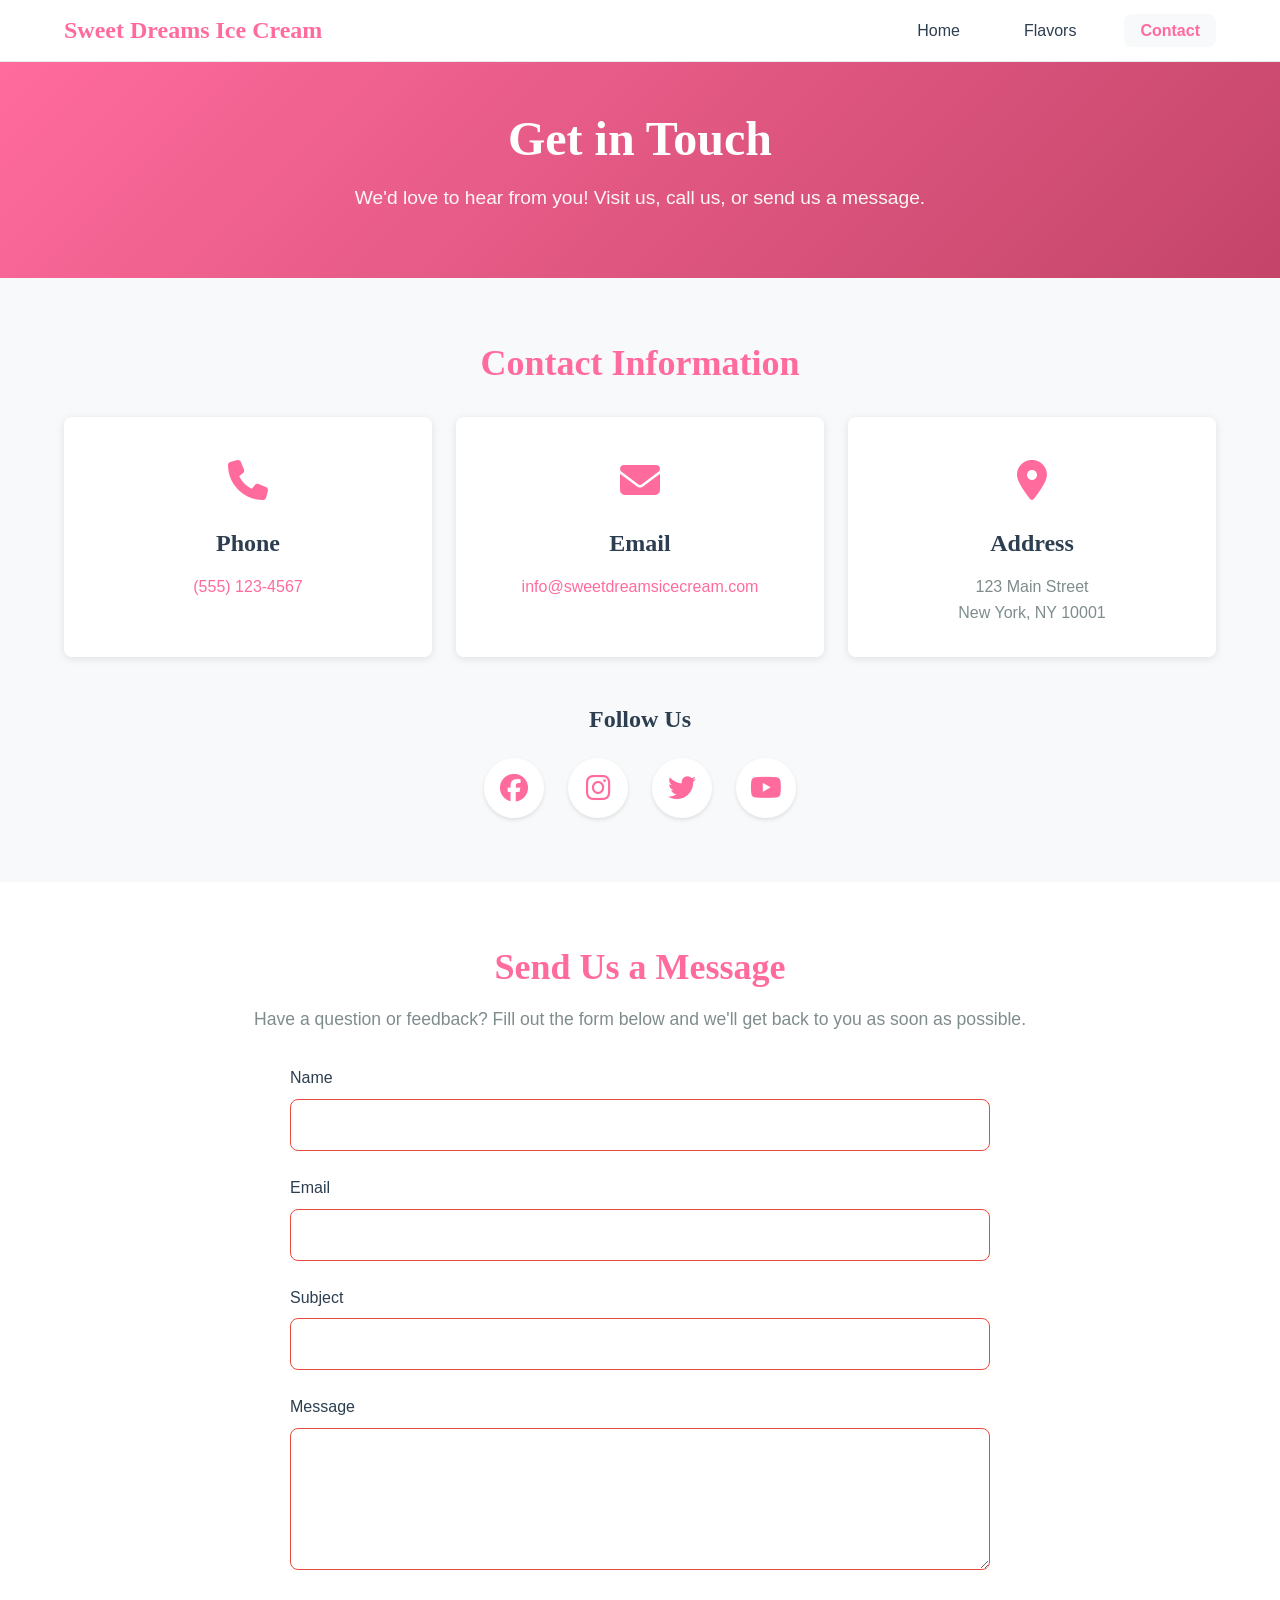
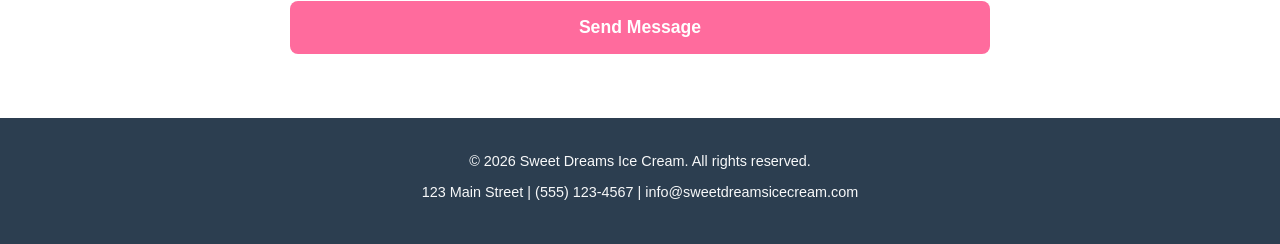
<file: contact.html>
<!DOCTYPE html>
<html lang="en">
<head>
    <meta charset="UTF-8">
    <meta name="viewport" content="width=device-width, initial-scale=1.0">
    <meta name="description" content="Contact Sweet Dreams Ice Cream - Find our location, hours, phone number, email, and social media. Send us a message through our contact form.">
    <meta name="keywords" content="contact ice cream shop, Sweet Dreams location, ice cream shop hours, send message, contact form">
    <meta name="author" content="Sweet Dreams Ice Cream">

    <!-- Open Graph tags for social media sharing -->
    <meta property="og:title" content="Contact Us - Sweet Dreams Ice Cream">
    <meta property="og:description" content="Get in touch with Sweet Dreams Ice Cream. Find our location, hours, and contact information. We'd love to hear from you!">
    <meta property="og:image" content="https://images.unsplash.com/photo-1567206563064-6f60f40a2b57?w=1200&h=630">
    <meta property="og:url" content="https://sweetdreamsicecream.com/contact.html">
    <meta property="og:type" content="website">

    <!-- Twitter Card tags -->
    <meta name="twitter:card" content="summary_large_image">
    <meta name="twitter:title" content="Contact Us - Sweet Dreams Ice Cream">
    <meta name="twitter:description" content="Get in touch with Sweet Dreams Ice Cream. Find our location, hours, and contact information. We'd love to hear from you!">
    <meta name="twitter:image" content="https://images.unsplash.com/photo-1567206563064-6f60f40a2b57?w=1200&h=630">

    <!-- Favicon -->
    <link rel="icon" type="image/x-icon" href="favicon.ico">
    <link rel="shortcut icon" type="image/x-icon" href="favicon.ico">

    <title>Contact - Sweet Dreams Ice Cream</title>
    <link rel="stylesheet" href="styles.css">
    <link rel="stylesheet" href="https://cdnjs.cloudflare.com/ajax/libs/font-awesome/6.4.0/css/all.min.css">
</head>
<body>
    <header>
        <nav>
            <div class="logo">
                <h1>Sweet Dreams Ice Cream</h1>
            </div>
            <button class="menu-toggle" aria-label="Toggle navigation menu" aria-expanded="false">
                <span></span>
                <span></span>
                <span></span>
            </button>
            <ul class="nav-menu">
                <li><a href="index.html">Home</a></li>
                <li><a href="flavors.html">Flavors</a></li>
                <li><a href="contact.html" class="active">Contact</a></li>
            </ul>
        </nav>
    </header>

    <main>
        <section class="contact-hero">
            <div class="container">
                <h2>Get in Touch</h2>
                <p>We'd love to hear from you! Visit us, call us, or send us a message.</p>
            </div>
        </section>

        <section class="contact-info-section">
            <div class="container">
                <h2>Contact Information</h2>
                <div class="contact-info-grid">
                    <div class="contact-info-card">
                        <div class="contact-icon">
                            <i class="fas fa-phone"></i>
                        </div>
                        <h3>Phone</h3>
                        <p><a href="tel:+15551234567">(555) 123-4567</a></p>
                    </div>

                    <div class="contact-info-card">
                        <div class="contact-icon">
                            <i class="fas fa-envelope"></i>
                        </div>
                        <h3>Email</h3>
                        <p><a href="mailto:info@sweetdreamsicecream.com">info@sweetdreamsicecream.com</a></p>
                    </div>

                    <div class="contact-info-card">
                        <div class="contact-icon">
                            <i class="fas fa-map-marker-alt"></i>
                        </div>
                        <h3>Address</h3>
                        <p>123 Main Street<br>New York, NY 10001</p>
                    </div>
                </div>

                <div class="social-media">
                    <h3>Follow Us</h3>
                    <div class="social-icons">
                        <a href="https://facebook.com" target="_blank" rel="noopener noreferrer" aria-label="Follow us on Facebook">
                            <i class="fab fa-facebook"></i>
                        </a>
                        <a href="https://instagram.com" target="_blank" rel="noopener noreferrer" aria-label="Follow us on Instagram">
                            <i class="fab fa-instagram"></i>
                        </a>
                        <a href="https://twitter.com" target="_blank" rel="noopener noreferrer" aria-label="Follow us on Twitter">
                            <i class="fab fa-twitter"></i>
                        </a>
                        <a href="https://youtube.com" target="_blank" rel="noopener noreferrer" aria-label="Subscribe to our YouTube channel">
                            <i class="fab fa-youtube"></i>
                        </a>
                    </div>
                </div>
            </div>
        </section>

        <section class="contact-form-section">
            <div class="container">
                <h2>Send Us a Message</h2>
                <p class="form-description">Have a question or feedback? Fill out the form below and we'll get back to you as soon as possible.</p>
                <form class="contact-form" action="https://formspree.io/f/your-form-id" method="POST">
                    <div class="form-group">
                        <label for="name">Name</label>
                        <input type="text" id="name" name="name" required aria-required="true">
                    </div>

                    <div class="form-group">
                        <label for="email">Email</label>
                        <input type="email" id="email" name="email" required aria-required="true">
                    </div>

                    <div class="form-group">
                        <label for="subject">Subject</label>
                        <input type="text" id="subject" name="subject" required aria-required="true">
                    </div>

                    <div class="form-group">
                        <label for="message">Message</label>
                        <textarea id="message" name="message" rows="6" required aria-required="true"></textarea>
                    </div>

                    <button type="submit" class="submit-button">Send Message</button>
                </form>
            </div>
        </section>
    </main>

    <footer>
        <div class="container">
            <p>&copy; 2026 Sweet Dreams Ice Cream. All rights reserved.</p>
            <p>123 Main Street | (555) 123-4567 | info@sweetdreamsicecream.com</p>
        </div>
    </footer>
    <script src="script.js"></script>
</body>
</html>
</file>
<file: styles.css>
/* CSS Reset */
*,
*::before,
*::after {
    margin: 0;
    padding: 0;
    box-sizing: border-box;
}

/* CSS Custom Properties */
:root {
    --primary-color: #ff6b9d;
    --secondary-color: #c44569;
    --accent-color: #feca57;
    --text-color: #2c3e50;
    --text-light: #7f8c8d;
    --bg-color: #ffffff;
    --bg-light: #f8f9fa;
    --border-color: #e9ecef;

    --font-primary: -apple-system, BlinkMacSystemFont, 'Segoe UI', Roboto, 'Helvetica Neue', Arial, sans-serif;
    --font-heading: 'Georgia', serif;

    --spacing-xs: 0.5rem;
    --spacing-sm: 1rem;
    --spacing-md: 1.5rem;
    --spacing-lg: 2rem;
    --spacing-xl: 3rem;

    --border-radius: 8px;
    --transition: all 0.3s ease;
}

/* Base Styles */
html {
    font-size: 16px;
    scroll-behavior: smooth;
}

body {
    font-family: var(--font-primary);
    color: var(--text-color);
    background-color: var(--bg-color);
    line-height: 1.6;
}

/* Typography */
h1,
h2,
h3,
h4,
h5,
h6 {
    font-family: var(--font-heading);
    line-height: 1.2;
    margin-bottom: var(--spacing-sm);
}

h1 {
    font-size: 2rem;
}

h2 {
    font-size: 1.75rem;
}

p {
    margin-bottom: var(--spacing-sm);
}

a {
    color: var(--primary-color);
    text-decoration: none;
    transition: var(--transition);
}

a:hover {
    color: var(--secondary-color);
}

/* Container */
.container {
    width: 100%;
    max-width: 1200px;
    margin: 0 auto;
    padding: 0 var(--spacing-md);
}

/* Header */
header {
    background-color: var(--bg-color);
    border-bottom: 1px solid var(--border-color);
    position: sticky;
    top: 0;
    z-index: 100;
}

nav {
    display: flex;
    justify-content: space-between;
    align-items: center;
    padding: var(--spacing-sm) var(--spacing-md);
    max-width: 1200px;
    margin: 0 auto;
}

.logo h1 {
    color: var(--primary-color);
    font-size: 1.5rem;
    margin: 0;
}

.nav-menu {
    display: flex;
    list-style: none;
    gap: var(--spacing-md);
}

.nav-menu a {
    color: var(--text-color);
    font-weight: 500;
    padding: var(--spacing-xs) var(--spacing-sm);
    border-radius: var(--border-radius);
}

.nav-menu a:hover,
.nav-menu a.active {
    background-color: var(--bg-light);
    color: var(--primary-color);
}

/* Mobile menu toggle button */
.menu-toggle {
    display: none;
    flex-direction: column;
    justify-content: space-around;
    width: 30px;
    height: 24px;
    background: transparent;
    border: none;
    cursor: pointer;
    padding: 0;
    z-index: 101;
}

.menu-toggle span {
    width: 30px;
    height: 3px;
    background-color: var(--text-color);
    border-radius: 3px;
    transition: var(--transition);
    transform-origin: center;
}

.menu-toggle.active span:nth-child(1) {
    transform: translateY(10.5px) rotate(45deg);
}

.menu-toggle.active span:nth-child(2) {
    opacity: 0;
}

.menu-toggle.active span:nth-child(3) {
    transform: translateY(-10.5px) rotate(-45deg);
}

/* Mobile navigation styles */
@media (max-width: 767px) {
    .menu-toggle {
        display: flex;
    }

    .nav-menu {
        position: fixed;
        top: 0;
        right: -100%;
        width: 70%;
        max-width: 300px;
        height: 100vh;
        background-color: var(--bg-color);
        box-shadow: -2px 0 10px rgba(0, 0, 0, 0.1);
        flex-direction: column;
        padding: 5rem var(--spacing-lg) var(--spacing-lg);
        gap: var(--spacing-sm);
        transition: right 0.3s ease;
        overflow-y: auto;
    }

    .nav-menu.active {
        right: 0;
    }

    .nav-menu li {
        width: 100%;
    }

    .nav-menu a {
        display: block;
        width: 100%;
        padding: var(--spacing-sm) var(--spacing-md);
        text-align: left;
    }
}

/* Navigation state transitions */
.nav-menu a {
    transition: background-color 0.3s ease, color 0.3s ease, transform 0.2s ease;
}

.nav-menu a:hover {
    transform: translateX(4px);
}

.nav-menu a.active {
    font-weight: 600;
}

/* Keyboard focus styles */
.keyboard-focus {
    outline: 2px solid var(--primary-color);
    outline-offset: 2px;
}

/* Lazy loading image transitions */
img {
    opacity: 0;
    transition: opacity 0.4s ease-in-out;
}

img.loaded {
    opacity: 1;
}

/* Hero Section */
.hero {
    position: relative;
    min-height: 500px;
    display: flex;
    align-items: center;
    justify-content: center;
    overflow: hidden;
    background: linear-gradient(135deg, var(--primary-color), var(--secondary-color));
}

.hero-image {
    position: absolute;
    top: 0;
    left: 0;
    width: 100%;
    height: 100%;
    z-index: 1;
}

.hero-image img {
    width: 100%;
    height: 100%;
    object-fit: cover;
    object-position: center;
    opacity: 0.3;
}

.hero-content {
    position: relative;
    z-index: 2;
    max-width: 800px;
    margin: 0 auto;
    padding: var(--spacing-xl) var(--spacing-md);
    text-align: center;
    color: white;
}

.hero h2 {
    font-size: 2.5rem;
    margin-bottom: var(--spacing-md);
    color: white;
    text-shadow: 2px 2px 4px rgba(0, 0, 0, 0.3);
}

.hero p {
    font-size: 1.25rem;
    margin-bottom: var(--spacing-lg);
    text-shadow: 1px 1px 2px rgba(0, 0, 0, 0.3);
}

.cta-button {
    display: inline-block;
    background-color: var(--accent-color);
    color: var(--text-color);
    padding: var(--spacing-sm) var(--spacing-lg);
    border-radius: var(--border-radius);
    font-weight: 600;
    transition: var(--transition);
}

.cta-button:hover {
    background-color: #ffd32a;
    transform: translateY(-2px);
    box-shadow: 0 4px 8px rgba(0, 0, 0, 0.2);
}

/* Main Sections */
main {
    min-height: calc(100vh - 200px);
}

section {
    padding: var(--spacing-xl) var(--spacing-md);
}

/* Hours Section */
.hours {
    background-color: var(--bg-light);
}

.hours h2 {
    color: var(--primary-color);
    text-align: center;
    margin-bottom: var(--spacing-lg);
}

.hours-info {
    max-width: 600px;
    margin: 0 auto;
    display: grid;
    grid-template-columns: 1fr;
    gap: var(--spacing-sm);
}

.hours-day {
    display: flex;
    justify-content: space-between;
    padding: var(--spacing-sm) var(--spacing-md);
    background-color: var(--bg-color);
    border-radius: var(--border-radius);
    box-shadow: 0 2px 4px rgba(0, 0, 0, 0.05);
}

.hours-day .day {
    font-weight: 600;
    color: var(--text-color);
}

.hours-day .time {
    color: var(--text-light);
}

/* About Section */
.about {
    background-color: var(--bg-color);
}

.about h2 {
    color: var(--primary-color);
    text-align: center;
    margin-bottom: var(--spacing-lg);
}

.about p {
    max-width: 800px;
    margin-left: auto;
    margin-right: auto;
    margin-bottom: var(--spacing-md);
    font-size: 1.1rem;
    line-height: 1.8;
    color: var(--text-light);
}

/* Location Section */
.location {
    background-color: var(--bg-light);
}

.location h2 {
    color: var(--primary-color);
    text-align: center;
    margin-bottom: var(--spacing-lg);
}

.map-container {
    max-width: 900px;
    margin: 0 auto;
    position: relative;
    width: 100%;
    padding-bottom: 56.25%;
    height: 0;
    overflow: hidden;
    border-radius: var(--border-radius);
    box-shadow: 0 4px 12px rgba(0, 0, 0, 0.1);
}

.map-container iframe {
    position: absolute;
    top: 0;
    left: 0;
    width: 100%;
    height: 100%;
    border: 0;
}

/* Flavors Page Hero */
.flavors-hero {
    background: linear-gradient(135deg, var(--primary-color), var(--secondary-color));
    color: white;
    text-align: center;
    padding: var(--spacing-xl) var(--spacing-md);
}

.flavors-hero h2 {
    font-size: 2.5rem;
    color: white;
    margin-bottom: var(--spacing-sm);
}

.flavors-hero p {
    font-size: 1.2rem;
    opacity: 0.95;
}

/* Flavors Section */
.flavors-section {
    background-color: var(--bg-color);
}

.flavors-section h2 {
    color: var(--primary-color);
    text-align: center;
    margin-bottom: var(--spacing-sm);
}

.section-description {
    text-align: center;
    color: var(--text-light);
    font-size: 1.1rem;
    margin-bottom: var(--spacing-lg);
}

/* Flavors Grid */
.flavors-grid {
    display: grid;
    grid-template-columns: 1fr;
    gap: var(--spacing-lg);
    margin-top: var(--spacing-lg);
}

/* Flavor Card */
.flavor-card {
    background-color: var(--bg-color);
    border-radius: var(--border-radius);
    overflow: hidden;
    box-shadow: 0 2px 8px rgba(0, 0, 0, 0.1);
    transition: var(--transition);
    position: relative;
}

.flavor-card:hover {
    transform: translateY(-4px);
    box-shadow: 0 4px 16px rgba(0, 0, 0, 0.15);
}

.flavor-image {
    width: 100%;
    height: 250px;
    overflow: hidden;
    background-color: var(--bg-light);
}

.flavor-image img {
    width: 100%;
    height: 100%;
    object-fit: cover;
    object-position: center;
    transition: var(--transition);
}

.flavor-card:hover .flavor-image img {
    transform: scale(1.05);
}

.flavor-content {
    padding: var(--spacing-md);
}

.flavor-content h3 {
    color: var(--text-color);
    font-size: 1.5rem;
    margin-bottom: var(--spacing-sm);
}

.flavor-content p {
    color: var(--text-light);
    line-height: 1.6;
    margin-bottom: 0;
}

/* Seasonal Section */
.seasonal-section {
    background-color: var(--bg-light);
}

.seasonal-section h2 {
    color: var(--secondary-color);
    text-align: center;
    margin-bottom: var(--spacing-sm);
}

.flavor-card.seasonal {
    border: 2px solid var(--accent-color);
}

.seasonal-badge {
    position: absolute;
    top: var(--spacing-sm);
    right: var(--spacing-sm);
    background-color: var(--accent-color);
    color: var(--text-color);
    padding: var(--spacing-xs) var(--spacing-sm);
    border-radius: var(--border-radius);
    font-weight: 600;
    font-size: 0.85rem;
    z-index: 10;
}

/* Toppings Section */
.toppings-section {
    background-color: var(--bg-color);
}

.toppings-section h2 {
    color: var(--primary-color);
    text-align: center;
    margin-bottom: var(--spacing-sm);
}

/* Toppings Grid */
.toppings-grid {
    display: grid;
    grid-template-columns: 1fr;
    gap: var(--spacing-md);
    margin-top: var(--spacing-lg);
}

.topping-item {
    background-color: var(--bg-light);
    border-radius: var(--border-radius);
    padding: var(--spacing-md);
    text-align: center;
    transition: var(--transition);
}

.topping-item:hover {
    background-color: var(--bg-color);
    box-shadow: 0 2px 8px rgba(0, 0, 0, 0.1);
}

.topping-image {
    width: 100%;
    height: 200px;
    overflow: hidden;
    border-radius: var(--border-radius);
    margin-bottom: var(--spacing-sm);
    background-color: var(--bg-color);
}

.topping-image img {
    width: 100%;
    height: 100%;
    object-fit: cover;
    object-position: center;
}

.topping-item h3 {
    color: var(--text-color);
    font-size: 1.25rem;
    margin-bottom: var(--spacing-xs);
}

.topping-item p {
    color: var(--text-light);
    font-size: 0.95rem;
    margin-bottom: 0;
}

/* Contact Page Hero */
.contact-hero {
    background: linear-gradient(135deg, var(--primary-color), var(--secondary-color));
    color: white;
    text-align: center;
    padding: var(--spacing-xl) var(--spacing-md);
}

.contact-hero h2 {
    font-size: 2.5rem;
    color: white;
    margin-bottom: var(--spacing-sm);
}

.contact-hero p {
    font-size: 1.2rem;
    opacity: 0.95;
}

/* Contact Info Section */
.contact-info-section {
    background-color: var(--bg-light);
}

.contact-info-section h2 {
    color: var(--primary-color);
    text-align: center;
    margin-bottom: var(--spacing-lg);
}

.contact-info-grid {
    display: grid;
    grid-template-columns: 1fr;
    gap: var(--spacing-md);
    margin-bottom: var(--spacing-xl);
}

.contact-info-card {
    background-color: var(--bg-color);
    border-radius: var(--border-radius);
    padding: var(--spacing-lg);
    text-align: center;
    box-shadow: 0 2px 8px rgba(0, 0, 0, 0.1);
    transition: var(--transition);
}

.contact-info-card:hover {
    transform: translateY(-4px);
    box-shadow: 0 4px 16px rgba(0, 0, 0, 0.15);
}

.contact-icon {
    font-size: 2.5rem;
    color: var(--primary-color);
    margin-bottom: var(--spacing-sm);
}

.contact-info-card h3 {
    color: var(--text-color);
    font-size: 1.5rem;
    margin-bottom: var(--spacing-sm);
}

.contact-info-card p {
    color: var(--text-light);
    margin-bottom: 0;
}

.contact-info-card a {
    color: var(--primary-color);
    transition: var(--transition);
}

.contact-info-card a:hover {
    color: var(--secondary-color);
}

/* Social Media */
.social-media {
    text-align: center;
    margin-top: var(--spacing-xl);
}

.social-media h3 {
    color: var(--text-color);
    font-size: 1.5rem;
    margin-bottom: var(--spacing-md);
}

.social-icons {
    display: flex;
    justify-content: center;
    gap: var(--spacing-md);
    flex-wrap: wrap;
}

.social-icons a {
    display: flex;
    align-items: center;
    justify-content: center;
    width: 50px;
    height: 50px;
    background-color: var(--bg-color);
    border-radius: 50%;
    color: var(--primary-color);
    font-size: 1.5rem;
    transition: var(--transition);
    box-shadow: 0 2px 4px rgba(0, 0, 0, 0.1);
}

.social-icons a:hover {
    background-color: var(--primary-color);
    color: var(--bg-color);
    transform: translateY(-4px);
    box-shadow: 0 4px 12px rgba(0, 0, 0, 0.15);
}

/* Contact Form Section */
.contact-form-section {
    background-color: var(--bg-color);
}

.contact-form-section h2 {
    color: var(--primary-color);
    text-align: center;
    margin-bottom: var(--spacing-sm);
}

.form-description {
    text-align: center;
    color: var(--text-light);
    font-size: 1.1rem;
    margin-bottom: var(--spacing-lg);
}

.contact-form {
    max-width: 700px;
    margin: 0 auto;
}

.form-group {
    margin-bottom: var(--spacing-md);
}

.form-group label {
    display: block;
    color: var(--text-color);
    font-weight: 500;
    margin-bottom: var(--spacing-xs);
}

.form-group input,
.form-group textarea {
    width: 100%;
    padding: var(--spacing-sm);
    border: 1px solid var(--border-color);
    border-radius: var(--border-radius);
    font-family: var(--font-primary);
    font-size: 1rem;
    color: var(--text-color);
    transition: var(--transition);
}

.form-group input:focus,
.form-group textarea:focus {
    outline: none;
    border-color: var(--primary-color);
    box-shadow: 0 0 0 3px rgba(255, 107, 157, 0.1);
}

.form-group input:invalid:not(:placeholder-shown),
.form-group textarea:invalid:not(:placeholder-shown) {
    border-color: #e74c3c;
}

.form-group input:valid:not(:placeholder-shown),
.form-group textarea:valid:not(:placeholder-shown) {
    border-color: #27ae60;
}

.form-group textarea {
    resize: vertical;
    min-height: 120px;
}

.submit-button {
    width: 100%;
    padding: var(--spacing-sm) var(--spacing-lg);
    background-color: var(--primary-color);
    color: white;
    border: none;
    border-radius: var(--border-radius);
    font-family: var(--font-primary);
    font-size: 1.1rem;
    font-weight: 600;
    cursor: pointer;
    transition: var(--transition);
}

.submit-button:hover {
    background-color: var(--secondary-color);
    transform: translateY(-2px);
    box-shadow: 0 4px 12px rgba(0, 0, 0, 0.2);
}

.submit-button:active {
    transform: translateY(0);
}

/* Footer */
footer {
    background-color: var(--text-color);
    color: var(--bg-light);
    text-align: center;
    padding: var(--spacing-lg) var(--spacing-md);
}

footer p {
    margin-bottom: var(--spacing-xs);
    font-size: 0.9rem;
}

/* Mobile - Base styles above are mobile-first */
@media (max-width: 767px) {
    .logo h1 {
        font-size: 1.2rem;
    }

    .nav-menu {
        gap: var(--spacing-xs);
    }

    .nav-menu a {
        padding: var(--spacing-xs);
        font-size: 0.9rem;
    }

    .hero {
        min-height: 400px;
    }

    .hero h2 {
        font-size: 1.75rem;
    }

    .hero p {
        font-size: 1rem;
    }

    .map-container {
        padding-bottom: 75%;
    }

    .flavors-hero h2 {
        font-size: 1.75rem;
    }

    .flavors-hero p {
        font-size: 1rem;
    }

    .flavor-image {
        height: 200px;
    }

    .toppings-grid {
        grid-template-columns: 1fr;
    }

    .contact-hero h2 {
        font-size: 1.75rem;
    }

    .contact-hero p {
        font-size: 1rem;
    }

    .contact-icon {
        font-size: 2rem;
    }

    .social-icons a {
        width: 45px;
        height: 45px;
        font-size: 1.25rem;
    }
}

/* Tablet - 768px and up */
@media (min-width: 768px) {
    h1 {
        font-size: 2.5rem;
    }

    h2 {
        font-size: 2rem;
    }

    .hero {
        min-height: 550px;
    }

    .hero h2 {
        font-size: 3rem;
    }

    .hero p {
        font-size: 1.5rem;
    }

    section {
        padding: var(--spacing-xl) var(--spacing-lg);
    }

    .hours-info {
        grid-template-columns: 1fr;
    }

    .map-container {
        padding-bottom: 50%;
    }

    .flavors-grid {
        grid-template-columns: repeat(2, 1fr);
    }

    .toppings-grid {
        grid-template-columns: repeat(2, 1fr);
    }

    .flavors-hero h2 {
        font-size: 2.75rem;
    }

    .contact-info-grid {
        grid-template-columns: repeat(3, 1fr);
    }

    .contact-hero h2 {
        font-size: 2.75rem;
    }
}

/* Desktop - 1024px and up */
@media (min-width: 1024px) {
    h1 {
        font-size: 3rem;
    }

    h2 {
        font-size: 2.25rem;
    }

    .hero {
        min-height: 600px;
        padding: 5rem var(--spacing-lg);
    }

    .hero h2 {
        font-size: 3.5rem;
    }

    .hero p {
        font-size: 1.75rem;
    }

    section {
        padding: 4rem var(--spacing-lg);
    }

    .nav-menu {
        gap: var(--spacing-lg);
    }

    .map-container {
        padding-bottom: 45%;
    }

    .flavors-grid {
        grid-template-columns: repeat(3, 1fr);
    }

    .toppings-grid {
        grid-template-columns: repeat(4, 1fr);
    }

    .flavors-hero h2 {
        font-size: 3rem;
    }

    .contact-hero h2 {
        font-size: 3rem;
    }

    .social-icons a {
        width: 60px;
        height: 60px;
        font-size: 1.75rem;
    }
}
</file>
